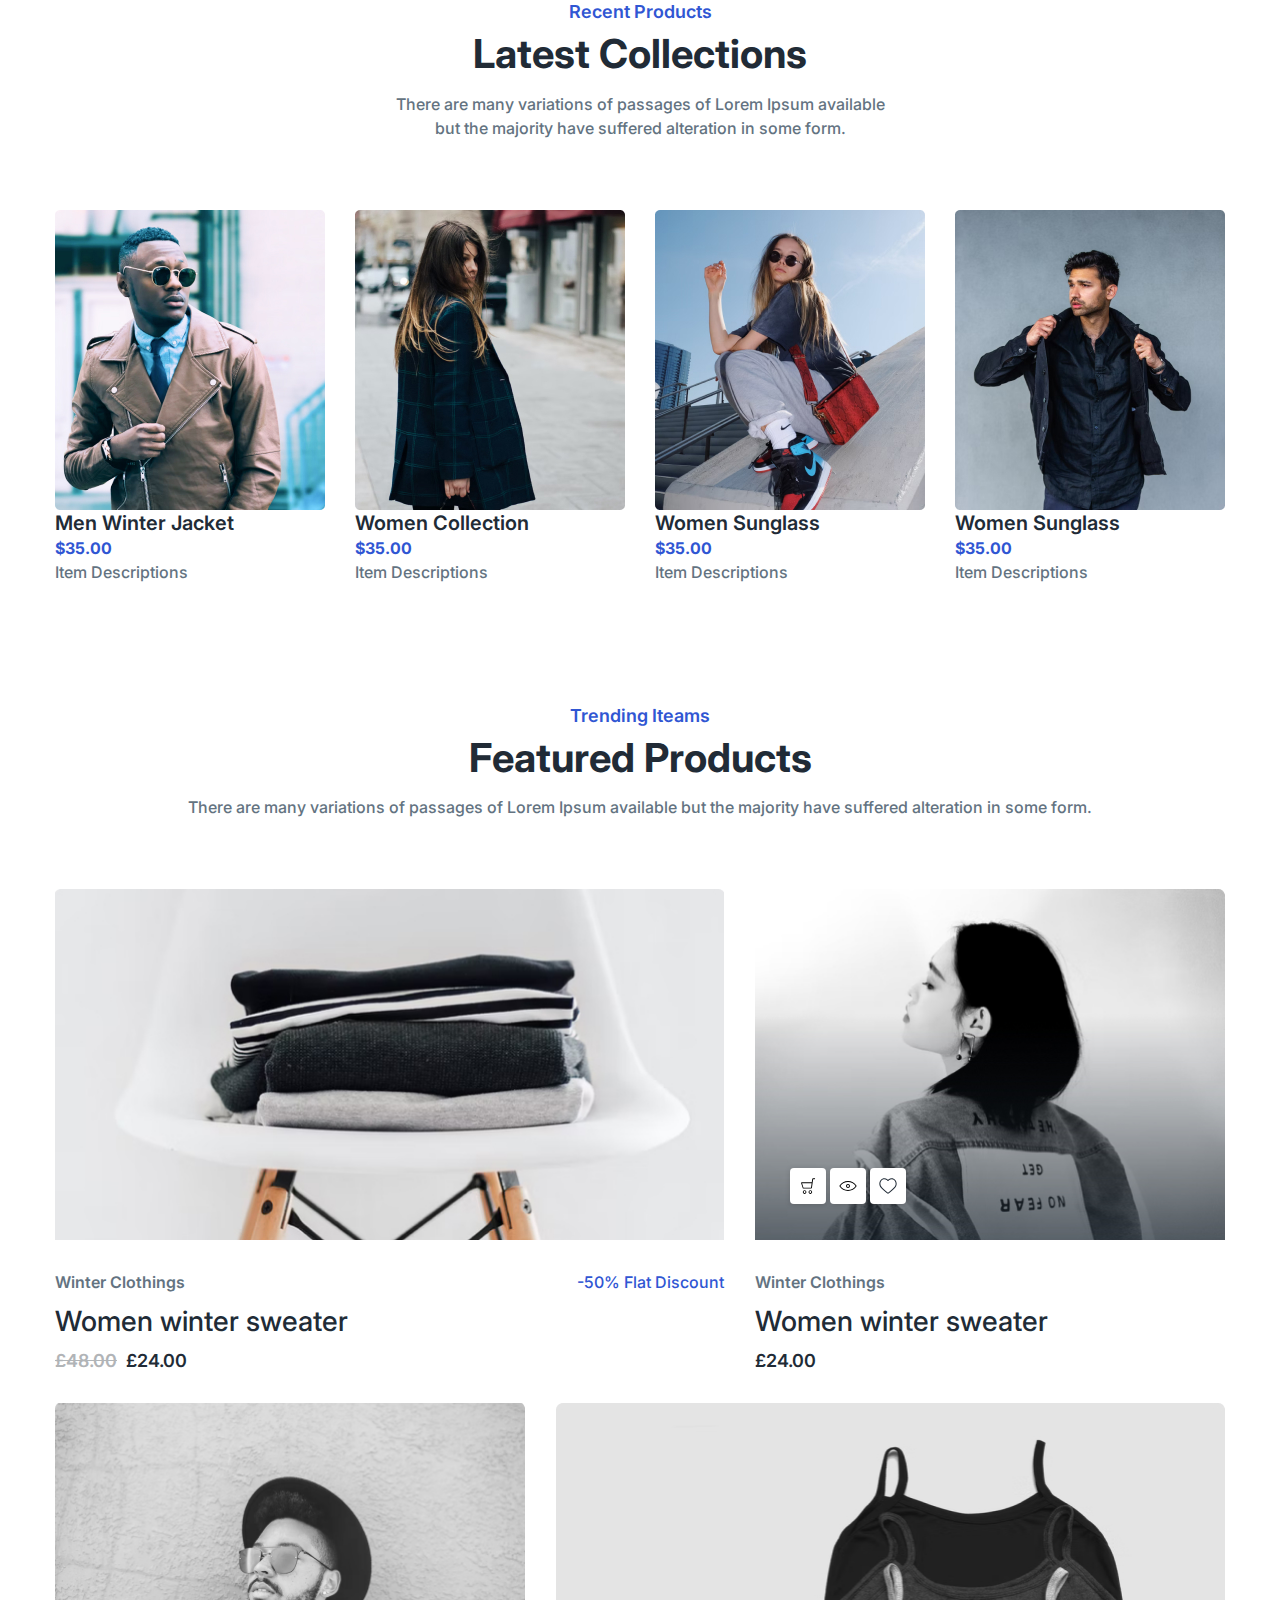
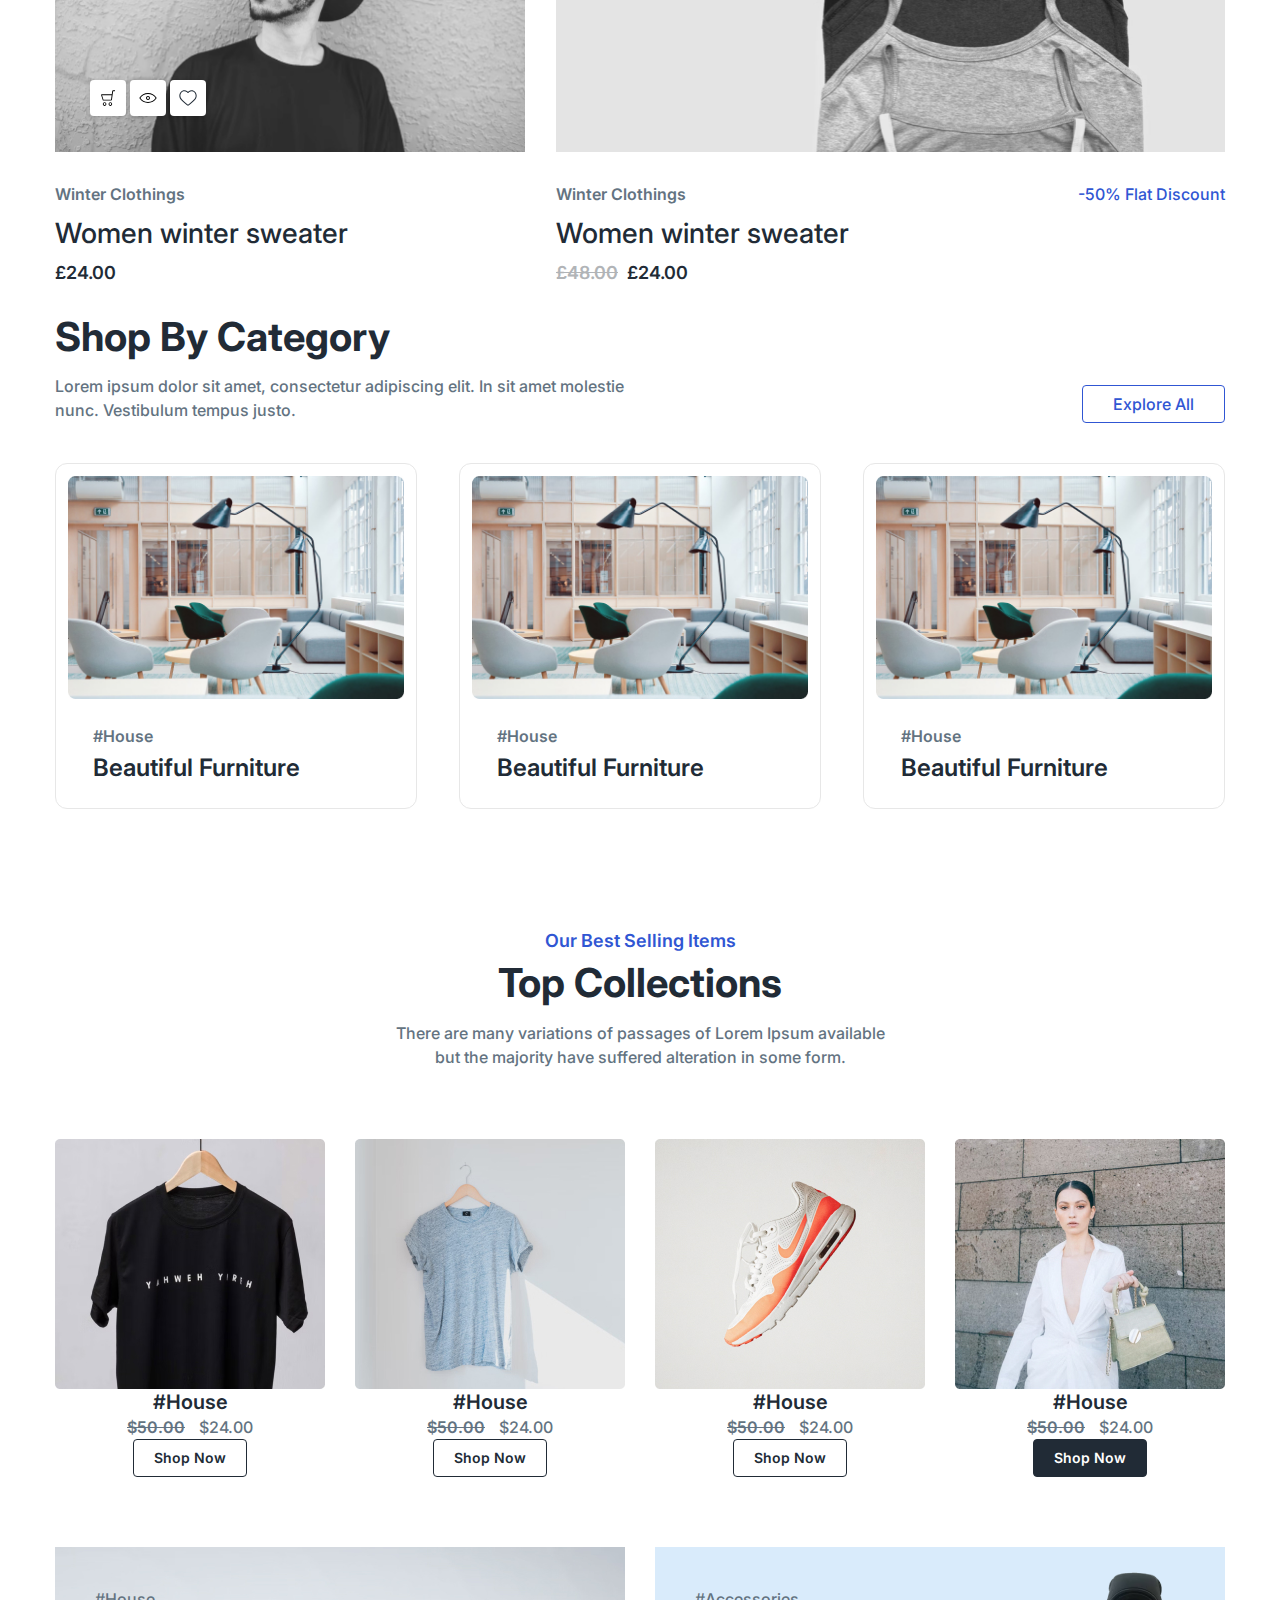
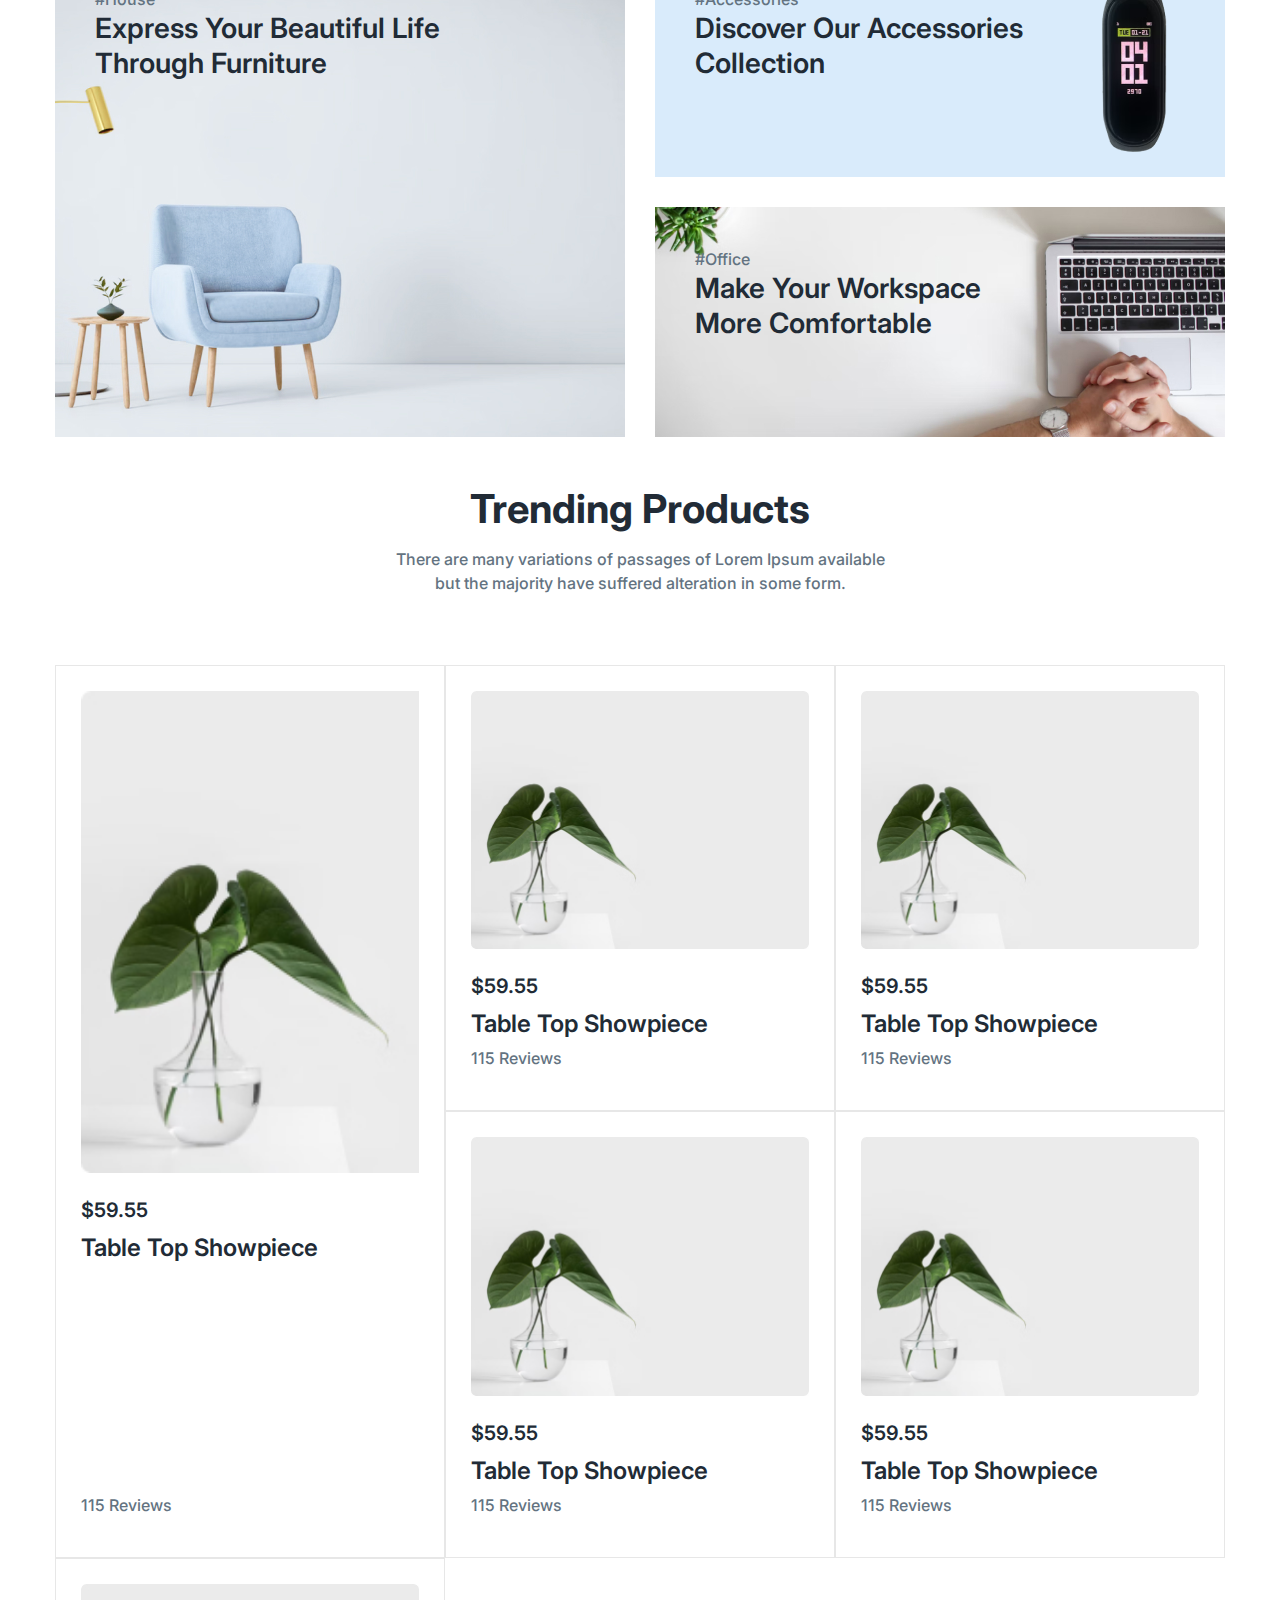
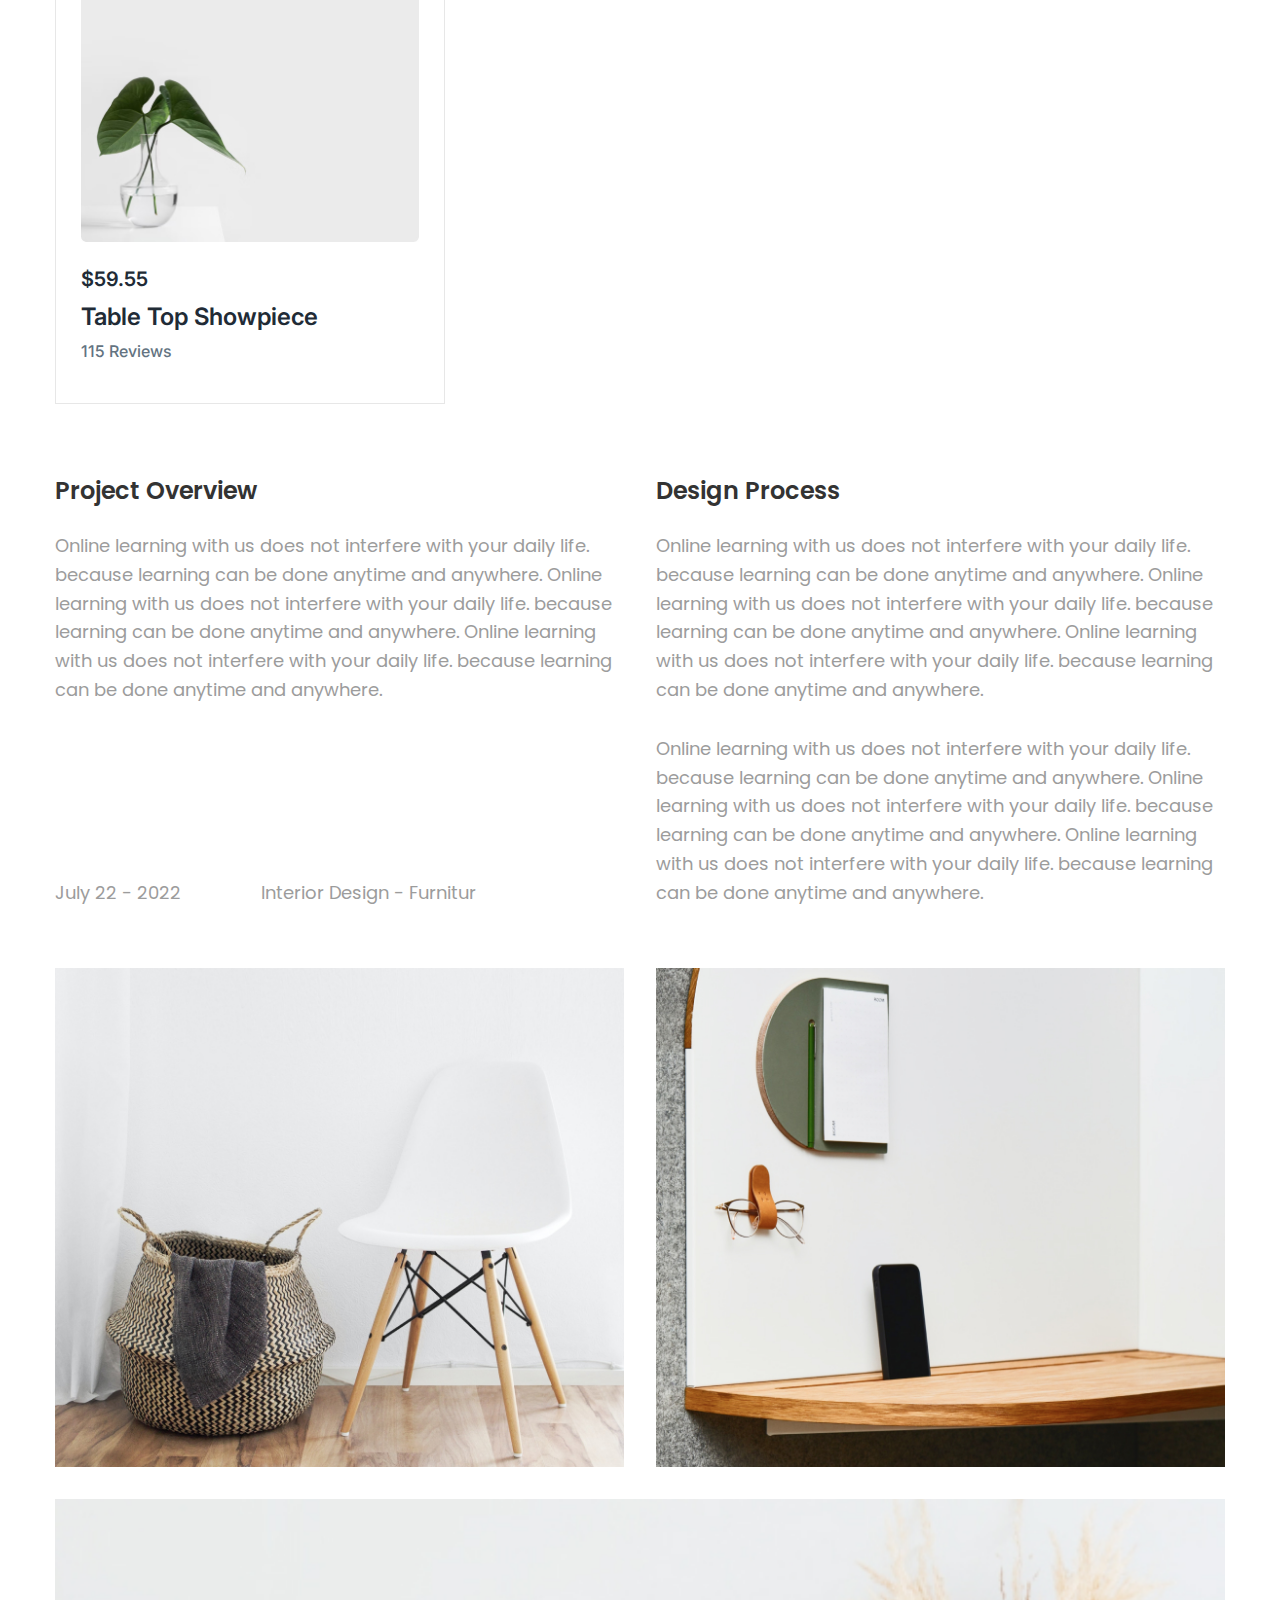
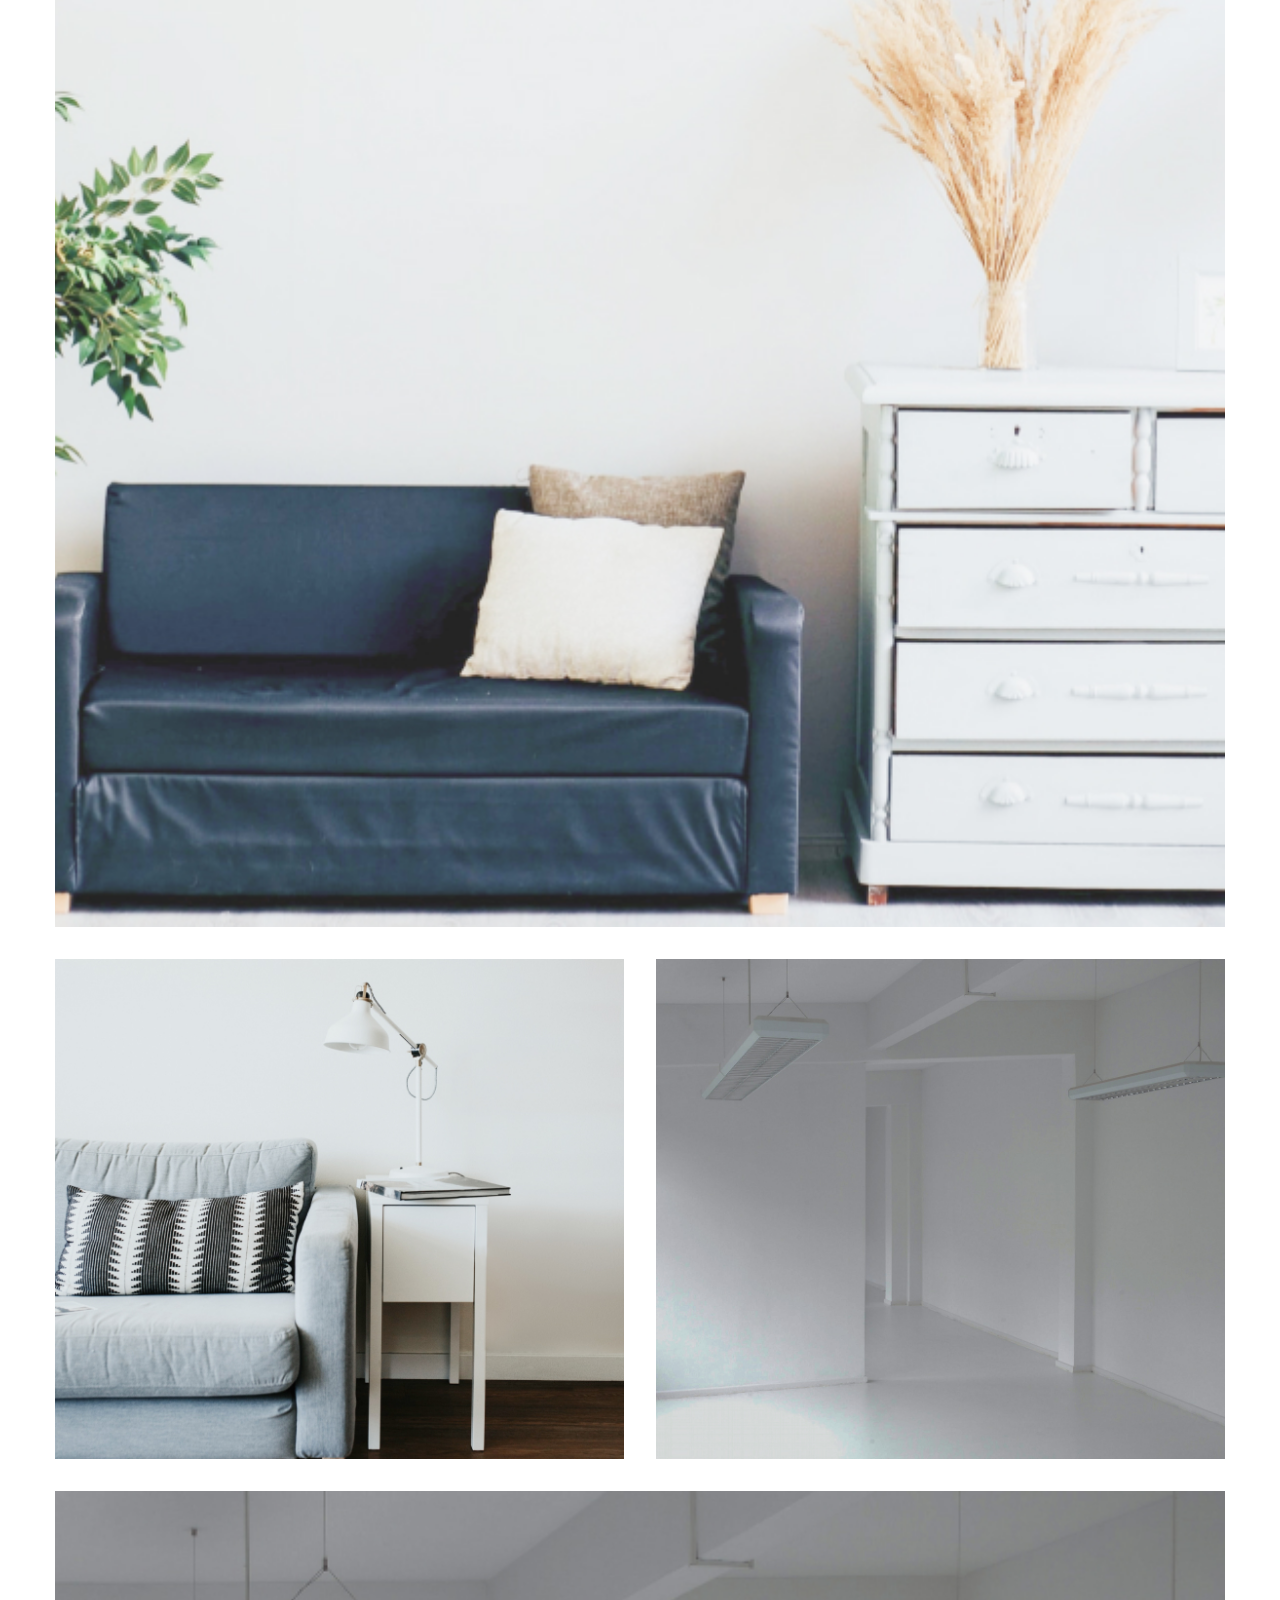
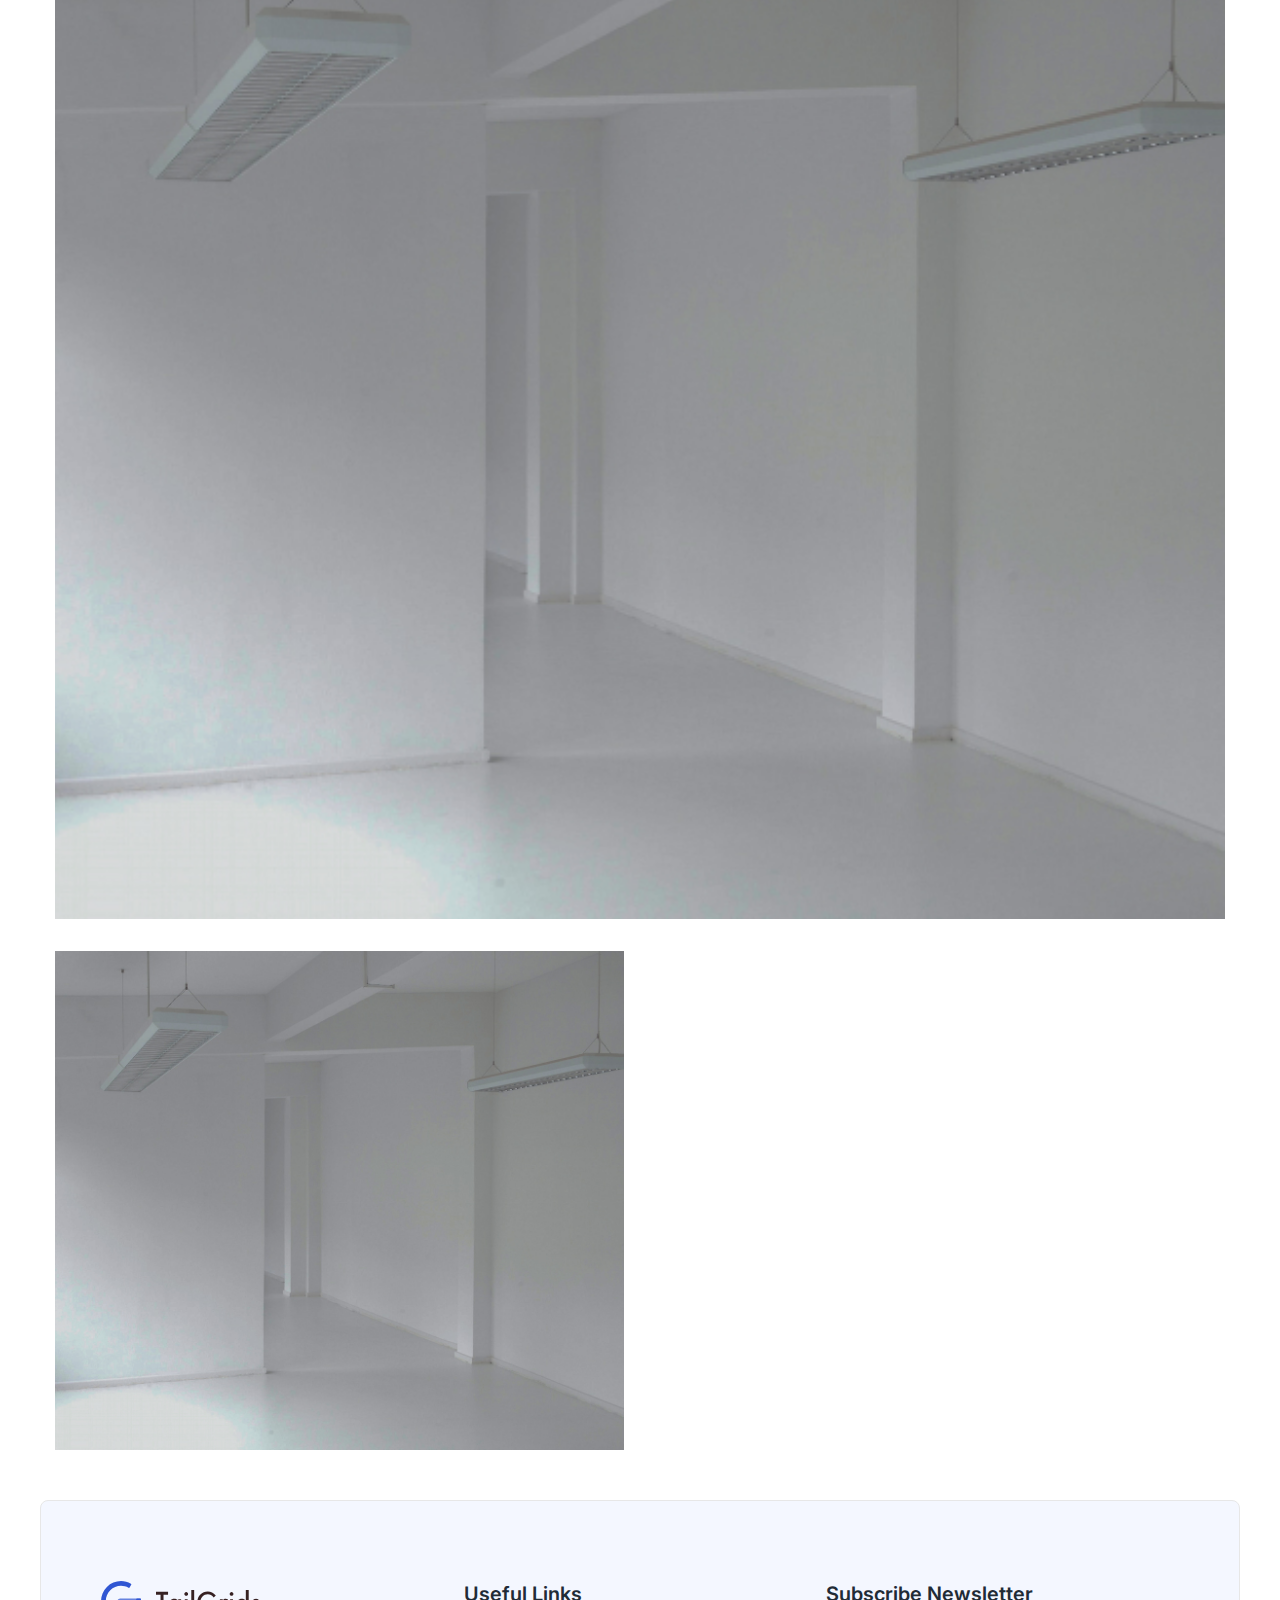
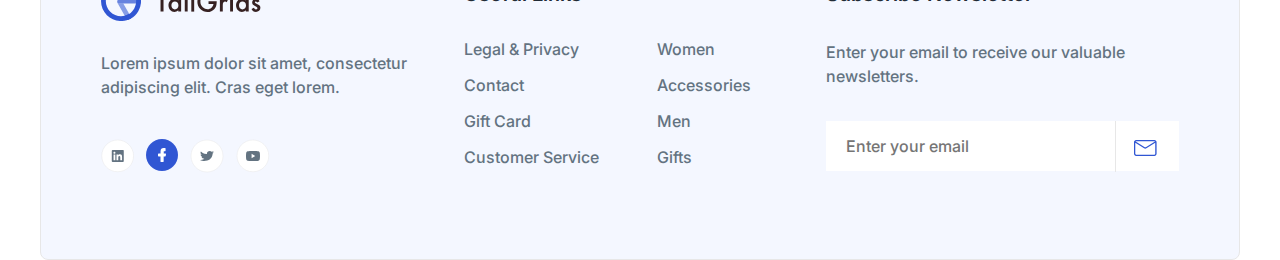
<file: index.html>
<!DOCTYPE html>
<html lang="en">
   <head>
      <meta charset="UTF-8" />
      <meta name="viewport" content="width=device-width, initial-scale=1.0" />
      <title>lesson18</title>
      <link rel="stylesheet" href="css/style.css" />
      <link rel="stylesheet" href="css/common.css" />
      <link rel="stylesheet" href="common.html" />
   </head>
   <body>
      <div class="wrapper">
         <header class="header">
         </header>

         <main class="main">
				<div class="homepage">
					<div class="homepage__container">

						<div class="homepage__header header-homepage none">
							<div class="header-homepage__name">Recent Products</div>
							<h2 class="header-homepage__title title">Latest Collections</h2>
							<div class="header-homepage__text">There are many variations of passages of Lorem Ipsum available <br>
								but the majority have suffered alteration in some form.</div>
						</div>
						
						<div class="homepage__galery galery-homepage none">
							
							<div class="galery-homepage__card card-galery-homepage">
								<div class="card-galery-homepage__image">
									<img src="img/main1/01.jpg" alt="image">
								</div>
								<div class="card-galery-homepage__praise praise-card-galery">
									<a href="#" class="praise-card-galery__clothes">Men Winter Jacket</a>
									<a href="#" class="praise-card-galery__cost">$35.00</a>
									<a href="#" class="praise-card-galery__authore">Item Descriptions</a>
								</div>
								
							</div>
							<div class="galery-homepage__card card-galery-homepage">
								<div class="card-galery-homepage__image">
									<img src="img/main1/02.jpg" alt="image">
								</div>
								<div class="card-galery-homepage__praise praise-card-galery">
									<a href="#" class="praise-card-galery__clothes">Women Collection</a>
									<a href="#" class="praise-card-galery__cost">$35.00</a>
									<a href="#" class="praise-card-galery__authore">Item Descriptions</a>
								</div>
								
							</div>
							<div class="galery-homepage__card card-galery-homepage">
								<div class="card-galery-homepage__image">
									<img src="img/main1/03.jpg" alt="image">
								</div>
								<div class="card-galery-homepage__praise praise-card-galery">
									<a href="#" class="praise-card-galery__clothes">Women Sunglass</a>
									<a href="#" class="praise-card-galery__cost">$35.00 </a>
									<a href="#" class="praise-card-galery__authore">Item Descriptions</a>
								</div>
								
							</div>
							<div class="galery-homepage__card card-galery-homepage">
								<div class="card-galery-homepage__image">
									<img src="img/main1/04.jpg" alt="image">
								</div>
								<div class="card-galery-homepage__praise praise-card-galery">
									<a href="#" class="praise-card-galery__clothes">Women Sunglass</a>
									<a href="#" class="praise-card-galery__cost">$35.00</a>
									<a href="#" class="praise-card-galery__authore">Item Descriptions</a>
								</div>
								
							</div>
						</div>

						<div class="homepage__header header-homepage none">
							<div class="header-homepage__name">Trending Iteams</div>
							<h2 class="header-homepage__title title">Featured Products</h2>
							<div class="header-homepage__text">There are many variations of passages of Lorem Ipsum available
								but the majority have suffered alteration in some form.</div>
						</div>
						
						<div class="products__galery none">

							<div class="products__card">
								<div class="products__image">
									<img src="img/main1/05.jpg" alt="image">
								</div>
								<div class="products__box box-products">
									<div class="box-products__name">Winter Clothings</div>
									<div class="box-products__sale">-50% Flat Discount</div>
								</div>
								<h2 class="products__title">Women winter sweater</h2>
								<div class="products__praise praise-products">
									<span class="praise-products__span">£48.00</span>
									<a href="" class="praise-products__cost">£24.00</a>
								</div>
							</div>

							<div class="products__card">
								<div class="products__image2">
									<img src="img/main1/06.jpg" alt="image">
									<a href="#" class="products__im-icons1">
										<img src="img/icons/01.svg" alt="image">
									</a>
									<a href="#" class="products__im-icons2">
										<img src="img/icons/02.svg" alt="image">
									</a>
									<a href="#" class="products__im-icons3">
										<img src="img/icons/03.svg" alt="image">
									</a>
								</div>
								<div class="products__box box-products">
									<div class="box-products__name">Winter Clothings</div>
								</div>
								<h2 class="products__title">Women winter sweater</h2>
								<div class="products__praise praise-products">
									
									<a href="" class="praise-products__cost">£24.00</a>
								</div>
							</div>

						</div>
						<div class="products__galery2 none">
							<div class="products__card">
								<div class="products__image">
									<img src="img/main1/07.jpg" alt="image">
									<a href="#" class="products__im-icons1">
										<img src="img/icons/01.svg" alt="image">
									</a>
									<a href="#" class="products__im-icons2">
										<img src="img/icons/02.svg" alt="image">
									</a>
									<a href="#" class="products__im-icons3">
										<img src="img/icons/03.svg" alt="image">
									</a>
								</div>
								<div class="products__box box-products">
									<div class="box-products__name">Winter Clothings</div>
								</div>
								<h2 class="products__title">Women winter sweater</h2>
								<div class="products__praise praise-products">
									
									<a href="" class="praise-products__cost">£24.00</a>
								</div>
							</div>
							<div class="products__card">
								<div class="products__image">
									<img src="img/main1/08.jpg" alt="image">
								</div>
								<div class="products__box box-products">
									<div class="box-products__name">Winter Clothings</div>
									<div class="box-products__sale">-50% Flat Discount</div>
								</div>
								<h2 class="products__title">Women winter sweater</h2>
								<div class="products__praise praise-products">
									<span class="praise-products__span">£48.00</span>
									<a href="" class="praise-products__cost">£24.00</a>
								</div>
							</div>
						</div>

						<div class="shop none">
							<h2 class="shop__title title">Shop By Category</h2>
							<div class="shop__text">Lorem ipsum dolor sit amet, consectetur adipiscing elit. In sit amet
								molestie nunc. Vestibulum tempus justo.</div>
							<button class="shop__button button">Explore All</button>
						</div>

						<div class="shop__galery none">
							<div class="shop__card card-shop">
								<div class="card-shop__image">
									<img src="img/main1/09.jpg" alt="image">
								</div>
								<div class="card-shop__box box-shop">
									<div class="box-shop__dorder">
										<div class="box-shop__name">#House</div>
										<h3 class="box-shop__title">Beautiful Furniture</h3>
									</div>
								</div>
							</div>
							<div class="shop__card card-shop">
								<div class="card-shop__image">
									<img src="img/main1/09.jpg" alt="image">
								</div>
								<div class="card-shop__box box-shop">
									<div class="box-shop__dorder">
										<div class="box-shop__name">#House</div>
										<h3 class="box-shop__title">Beautiful Furniture</h3>
									</div>
								</div>
							</div>
							<div class="shop__card card-shop">
								<div class="card-shop__image">
									<img src="img/main1/09.jpg" alt="image">
								</div>
								<div class="card-shop__box box-shop">
									<div class="box-shop__dorder">
										<div class="box-shop__name">#House</div>
										<h3 class="box-shop__title">Beautiful Furniture</h3>
									</div>
								</div>
							</div>
						</div>

						<div class="homepage__header header-homepage none ">
							<div class="header-homepage__name">Our Best Selling Items</div>
							<h2 class="header-homepage__title title">Top Collections</h2>
							<div class="header-homepage__text">There are many variations of passages of Lorem Ipsum available <br>
								but the majority have suffered alteration in some form.</div>
						</div>
						<div class="top__galery none">
							<div class="top__card card-top">
								<div class="card-top__image">
									<img src="img/main1/12.jpg" alt="image">
								</div>
								<div class="card-top__box box-top-card">
									<div class="box-top-card__name">#House</div>
									<div class="box-top-card__praise">
										<span>$50.00</span>
										<a href="#">$24.00</a>
									</div>
									<button class="box-top-card__button">Shop Now</button>
								</div>
							</div>
							<div class="top__card card-top">
								<div class="card-top__image">
									<img src="img/main1/13.jpg" alt="image">
								</div>
								<div class="card-top__box box-top-card">
									<div class="box-top-card__name">#House</div>
									<div class="box-top-card__praise">
										<span>$50.00</span>
										<a href="#">$24.00</a>
									</div>
									<button class="box-top-card__button">Shop Now</button>
								</div>
							</div>
							<div class="top__card card-top">
								<div class="card-top__image">
									<img src="img/main1/14.jpg" alt="image">
								</div>
								<div class="card-top__box box-top-card">
									<div class="box-top-card__name">#House</div>
									<div class="box-top-card__praise">
										<span>$50.00</span>
										<a href="#">$24.00</a>
									</div>
									<button class="box-top-card__button">Shop Now</button>
								</div>
							</div>
							<div class="top__card card-top">
								<div class="card-top__image">
									<img src="img/main1/15.jpg" alt="image">
								</div>
								<div class="card-top__box box-top-card">
									<div class="box-top-card__name">#House</div>
									<div class="box-top-card__praise">
										<span>$50.00</span>
										<a href="#">$24.00</a>
									</div>
									<button class="box-top-card__button box-top-card__button_black">Shop Now</button>
								</div>
							</div>
						</div>
							<!-- 2page----------------------------- -->
							<!-- 2page----------------------------- -->
							<!-- 2page----------------------------- -->
			
						
						<div class="second-page">
							<div class="second-page__header header-second-page none">

								<div class="header-second-page__card card-header-second-page">
									<div class="card-header-second-page__content content-card-header-second-page">
										<div class="content-card-header-second-page__name">#House</div>
										<h2 class="content-card-header-second-page__title title2">Express Your Beautiful Life <br>
											Through Furniture</h2>
									</div>
									<div class="card-header-second-page__image">
										<img src="img/main2/01.jpg" alt="image">
									</div>
								</div>
								<div class="header-second-page__card card-header-second-page card-header-second-page_bgc">
									<div class="card-header-second-page__content content-card-header-second-page">
										<div class="content-card-header-second-page__name">#Accessories</div>
										<h2 class="content-card-header-second-page__title title2">Discover Our Accessories Collection</h2>
									</div>
									<div class="card-header-second-page__image2">
										<img src="img/main2/02.png" alt="image">
									</div>
								</div>
								<div class="header-second-page__card card-header-second-page">
									<div class="card-header-second-page__content content-card-header-second-page">
										<div class="content-card-header-second-page__name">#Office</div>
										<h2 class="content-card-header-second-page__title title2">Make Your Workspace <br> More Comfortable</h2>
									</div>
									<div class="card-header-second-page__image">
										<img src="img/main2/03.jpg" alt="image">
									</div>
								</div>
							</div>
							<div class="second-page__center center-second-page none">
								<div class="homepage__header header-homepage">
									<h2 class="header-homepage__title title">Trending Products</h2>
									<div class="header-homepage__text">There are many variations of passages of Lorem Ipsum available <br>
										but the majority have suffered alteration in some form.</div>
								</div>
								
								<div class="center-second-page__galery galery-center-second-page none">
									<div class="galery-center-second-page__card card-galery-center-second-page">
										<div class="card-galery-center-second-page__image">
											<img src="img/main2/07.jpg" alt="image">
										</div>
										<div class="card-galery-center-second-page__contant contant-card-galery-center-second-page">
											<div class="contant-card-galery-center-second-page__cost">$59.55</div>
											<h3 class="contant-card-galery-center-second-page__title">Table Top Showpiece</h3>
											<div class="contant-card-galery-center-second-page__stars">115 Reviews</div>
										</div>
									</div>
									<div class="galery-center-second-page__card card-galery-center-second-page">
										<div class="card-galery-center-second-page__image">
											<img src="img/main2/07.jpg" alt="image">
										</div>
										<div class="card-galery-center-second-page__contant contant-card-galery-center-second-page">
											<div class="contant-card-galery-center-second-page__cost">$59.55</div>
											<h3 class="contant-card-galery-center-second-page__title">Table Top Showpiece</h3>
											<div class="contant-card-galery-center-second-page__stars">115 Reviews</div>
										</div>
									</div>
									<div class="galery-center-second-page__card card-galery-center-second-page">
										<div class="card-galery-center-second-page__image">
											<img src="img/main2/07.jpg" alt="image">
										</div>
										<div class="card-galery-center-second-page__contant contant-card-galery-center-second-page">
											<div class="contant-card-galery-center-second-page__cost">$59.55</div>
											<h3 class="contant-card-galery-center-second-page__title">Table Top Showpiece</h3>
											<div class="contant-card-galery-center-second-page__stars">115 Reviews</div>
										</div>
									</div>
									<div class="galery-center-second-page__card card-galery-center-second-page">
										<div class="card-galery-center-second-page__image">
											<img src="img/main2/07.jpg" alt="image">
										</div>
										<div class="card-galery-center-second-page__contant contant-card-galery-center-second-page">
											<div class="contant-card-galery-center-second-page__cost">$59.55</div>
											<h3 class="contant-card-galery-center-second-page__title">Table Top Showpiece</h3>
											<div class="contant-card-galery-center-second-page__stars">115 Reviews</div>
										</div>
									</div>
									<div class="galery-center-second-page__card card-galery-center-second-page">
										<div class="card-galery-center-second-page__image">
											<img src="img/main2/07.jpg" alt="image">
										</div>
										<div class="card-galery-center-second-page__contant contant-card-galery-center-second-page">
											<div class="contant-card-galery-center-second-page__cost">$59.55</div>
											<h3 class="contant-card-galery-center-second-page__title">Table Top Showpiece</h3>
											<div class="contant-card-galery-center-second-page__stars">115 Reviews</div>
										</div>
									</div>
									<div class="galery-center-second-page__card card-galery-center-second-page">
										<div class="card-galery-center-second-page__image">
											<img src="img/main2/07.jpg" alt="image">
										</div>
										<div class="card-galery-center-second-page__contant contant-card-galery-center-second-page">
											<div class="contant-card-galery-center-second-page__cost">$59.55</div>
											<h3 class="contant-card-galery-center-second-page__title">Table Top Showpiece</h3>
											<div class="contant-card-galery-center-second-page__stars">115 Reviews</div>
										</div>
									</div>
								</div>
							</div><!-- second-page__center center-second-page-->
						</div>   <!-- second-page-->

						<div class="third-page">
							<div class="third-page__header header-third-page none">
								<div class="header-third-page__contant contant-header-third-page">
									<h2 class="contant-header-third-page__title">Project Overview</h2>
									<div class="contant-header-third-page__text">
										<p>Online learning with us does not interfere with your daily life. because learning can be done anytime and anywhere. Online learning with us does not interfere with your daily life. because learning can be done anytime and anywhere. Online learning with us does not interfere with your daily life. because learning can be done anytime and anywhere. </p>
									</div>
									<div>
										<div class="contant-header-third-page__date">July 22 - 2022</div>
										<div class="contant-header-third-page__autorgaph">Interior Design - Furnitur</div>
									</div>
								</div>
								<div class="header-third-page__contant contant-header-third-page">
									<h2 class="contant-header-third-page__title">Design Process</h2>
									<div class="contant-header-third-page__text">
										<p>Online learning with us does not interfere with your daily life. because learning can be done anytime and anywhere. Online learning with us does not interfere with your daily life. because learning can be done anytime and anywhere. Online learning with us does not interfere with your daily life. because learning can be done anytime and anywhere. </p>
										<p>Online learning with us does not interfere with your daily life. because learning can be done anytime and anywhere. Online learning with us does not interfere with your daily life. because learning can be done anytime and anywhere. Online learning with us does not interfere with your daily life. because learning can be done anytime and anywhere. </p>
									</div>
								</div>
							</div>

							<div class="third-page__galery galery-third-page">
								<div class="galery-third-page__image">
									<img src="img/main3/01.jpg" alt="">
								</div>
								<div class="galery-third-page__image">
									<img src="img/main3/02.jpg" alt="">
								</div>
								<div class="galery-third-page__image">
									<img src="img/main3/03.jpg" alt="">
								</div>
								<div class="galery-third-page__image">
									<img src="img/main3/04.jpg" alt="">
								</div>
								<div class="galery-third-page__image">
									<img src="img/main3/05.jpg" alt="">
								</div>
								<div class="galery-third-page__image">
									<img src="img/main3/05.jpg" alt="">
								</div>
								<div class="galery-third-page__image">
									<img src="img/main3/05.jpg" alt="">
								</div>
							</div>
						</div>
						
					</div><!-- homepage__container-->
				</div><!-- homepage-->
			</main>

         <footer class="footer none">
				<div class="footer__container"> 
					<div class="footer__box box-footer">
						<div class="box-footer__top top-box-footer">
							<!-- left -->
							<div class="top-box-footer__left left-top-box-footer">
								<div class="left-top-box-footer__logo">
									<img src="img/icons/Logo.svg" alt="logo">
								</div>
								<div class="left-top-box-footer__text">Lorem ipsum dolor sit amet, consectetur adipiscing elit. Cras eget lorem.</div>
								<div class="left-top-box-footer__icons">
									<a href="#"><img src="img/icons/behanch.svg" alt="image"></a>
									<a href="#"><img src="img/icons/facebook.svg" alt="image"></a>
									<a href="#"><img src="img/icons/twitter.svg" alt="image"></a>
									<a href="#"><img src="img/icons/youtube.svg" alt="image"></a>
								</div>
							</div>
							<!-- left end-->
							<!-- middle -->
							<div class="top-box-footer__midlle midlle-top-box-footer">
								<h2 class="midlle-top-box-footer__title">Useful Links</h2>
								<div class="midlle-top-box-footer__contant contant-midlle-top-box-footer">
									<a href="#">Legal & Privacy</a>
									<a href="#">Women</a>
									<a href="#">Contact</a>
									<a href="#">Accessories</a>
									<a href="#">Gift Card</a>
									<a href="#">Men</a>
									<a href="#">Customer Service</a>
									<a href="#">Gifts</a>
								</div>
								
							</div>
							<!-- middle end-->
							<!--  right-->
							<div class="top-box-footer__right right-top-box-footer">
								<h2 class="right-top-box-footer__title">Subscribe Newsletter</h2>
								<div class="right-top-box-footer__text">Enter your email to receive our valuable newsletters.
								</div>
								<label for="email" class="right-top-box-footer__label">
									<input id="email" class="right-top-box-footer__input" placeholder="Enter your email" required type="email">
								</label>
							</div> 
						</div>
						<!-- right end-->
					</div> 
				</div>
			</footer>
      </div>
   </body>
</html>
</file>
<file: css/common.css>
.title {
   font-weight: 700;
   font-size: 40px;
   line-height: 1.12;
   text-transform: capitalize;
   color: #212b36;
}
.title:hover {
}
/* .none{
	display: none;
}     */
/* normal */
.title2 {
   font-weight: 600;
   font-size: 28px;
   line-height: 1.25;
   color: #212b36;
}
/* obset */
.title3 {
   font-weight: 700;
   font-size: 40px;
   line-height: 1.12;
   text-transform: capitalize;
   color: #212b36;
}
/* small */
.title4 {
   font-weight: 600;
   font-size: 20px;
   line-height: 1.3;
   color: #212b36;
}
</file>
<file: css/style.css>
@import url("reset.css");
@import url(https://fonts.googleapis.com/css?family=Inter:regular,500,600,700&display=swap);
@import url(https://fonts.googleapis.com/css?family=Poppins:100,100italic,200,200italic,300,300italic,regular,italic,500,500italic,600,600italic,700,700italic,800,800italic,900,900italic);
.wrapper {
   overflow: clip;
   min-height: 100%;
   display: flex;
   flex-direction: column;
   font-weight: 500;
   font-size: 16px;
   line-height: 1.5;
   font-family: "Inter", serif;
   color: #637381;
}

.wrapper > main {
   flex-grow: 1;
}

[class*="__container"] {
   max-width: 1200px;
   margin: 0 auto;
   padding: 0px 15px;
	
}

@media (any-hover: hover) {}

.homepage {
}
.homepage__container {
}
.header-homepage {
	display: grid;
	grid-row-gap: 0px;
	text-align: center;
	margin-bottom: 70px;
}
.header-homepage__name {
	font-weight: 600;
font-size: 18px;
line-height: 1.33;
color: #3056D3;
	&:not(:last-child){
		margin-bottom: 8px;
	}
}
.header-homepage__title {
	margin-bottom: 15px;
}
.header-homepage__text:not(:last-child) {
margin-bottom: 10px;
}


.galery-homepage {
	display: grid;
	grid-template: 1fr/ repeat(auto-fit, minmax(250px, 1fr));
	grid-gap: 30px;
	grid-auto-rows: 1fr;
	margin-bottom: 120px;
}

.card-galery-homepage {
	display: grid;
	
}
.card-galery-homepage__image {
	position: relative;
	padding-bottom: 111.111111%; /* 300/270 */

		& img{
			position: absolute;
			top: 0;
			left: 0;
			width: 100%;
			height: 100%;
			object-fit: cover;
		}
}

.praise-card-galery {
display: grid;
	
}

.praise-card-galery__clothes {
	font-weight: 600;
font-size: 20px;
line-height: 1.3;
color: #212B36;
}
.praise-card-galery__cost {
	font-weight: 700;
font-size: 16px;
line-height: 1.5;
color: #3056D3;
}
.praise-card-galery__authore {
	font-weight: 500;
font-size: 16px;
line-height: 1.5;
color: #637381;
}

img{
	max-width: 100%;
}

.products__galery {
	display: grid;
	grid-template: 1fr/ 1fr 40.17094%; /* 470/1170 */
	gap: 31px;
	margin-bottom: 30px;

		& div:nth-child(1){
			
		}
}
.products__galery2{
	display: grid;
	grid-template: 1fr/ 40.17094% 1fr; /* 470/1170 */
	gap: 31px;
	margin-bottom: 30px;
}
.products__card {
	display: grid;
	grid-template: 1fr auto auto auto/1fr;
}
.products__image {
	position: relative;
	padding-bottom: 52.245509%; /* 349/668 */
	margin-bottom: 30px;
		& >img{
			position: absolute;
			top: 0;
			left: 0;
			width: 100%;
			height: 100%;
			object-fit: cover;
		}
}
.products__image2{
	position: relative;
	padding-bottom: 74.57265%; /* 349/468 */
	margin-bottom: 30px;
		& >img{
			position: absolute;
			top: 0;
			left: 0;
			width: 100%;
			height: 100%;
			object-fit: cover;
		}
}
.products__im-icons1{
	position: absolute;
	bottom: 30px;
	left: 30px;
	
}
.products__im-icons2{
		position: absolute;
		bottom: 30px;
		left: 70px;
	}
.products__im-icons3{
		position: absolute;
		bottom: 30px;
		left: 110px;
	}


.box-products {
	display: grid;
	grid-auto-flow: column;
	justify-content: space-between;
	margin-bottom: 10px;
}
.box-products__name {
	font-weight: 600;
color: #637381;
}
.box-products__sale {
	color: #3056D3;
}
.products__title {
	margin-bottom: 10px;
	font-size: 28px;
line-height: 1.25;

color: #212B36;
}

.praise-products {
}
.praise-products__span {
	font-weight: 600;
font-size: 18px;
line-height: 1.33;
text-decoration: line-through;
margin-right: 5px;


color: #B1B4B7;
}
.praise-products__cost {
	font-weight: 600;
font-size: 18px;
line-height: 1.33;

color: #212B36;
}

.shop {
	display: grid;
	grid-template: 1fr 1fr/1fr 1fr;
	margin-bottom: 30px;
}
.shop__title {
	grid-column: span 2;
	margin-bottom: 14px;
}
.shop__text {
}
.shop__button {
	justify-self: end;
	align-self: end;
	padding: 8px 30px;
	border: 1px solid #3056D3;
	border-radius: 4px;
	color: #3056D3;
	transform: translate(0px, -10px);
}

.shop__galery {
	display: grid;
	grid-template: 1fr/repeat(auto-fit, minmax(270px,1fr));
	column-gap: 42px;
	row-gap: 20px;
	margin-bottom: 120px;

}

.card-shop {
	display: grid;
	grid-template: 1fr auto/1fr;
	padding: 12px 12px 0px 12px;
	background-color: #FFFFFF;
	border: 1px solid #E7E7E7;
	border-radius: 12px;
	
}
.card-shop__image {
	position: relative;
	padding-bottom: 66.473988%; /* 230/346 */

		& img{
			position: absolute;
			top: 0;
			left: 0;
			width: 100%;
			height: 100%;
			object-fit: cover;
		}
}
.card-shop__box {
	padding: 25px 0px 25px 25px;
}
.box-shop {
}
.box-shop__dorder {
}
.box-shop__name {
	margin-bottom: 5px;
	font-weight: 600;
font-size: 16px;
line-height: 1.5;
color: #637381;
}
.box-shop__title {
	font-weight: 600;
font-size: 24px;
line-height: 1.25;

color: #212B36;
}

.top__galery {
	display: grid;
	grid-template: 1fr/repeat(auto-fit, minmax(200px,1fr));
	column-gap: 30px;
	row-gap: 20px;
	margin-bottom: 70px;
}

.card-top {
	display: grid;
	grid-template: 1fr auto/1fr;
}
.card-top__image {
	position: relative;
	padding-bottom: 92.592593%; /* 250/270 */

		& img{
			position: absolute;
			top: 0;
			left: 0;
			width: 100%;
			height: 100%;
			object-fit: cover;
		}
}

.box-top-card {
	display: grid;
	grid-template: 1fr auto auto/1fr;
	justify-items: center;
}
.box-top-card__name {
	font-weight: 600;
font-size: 20px;
line-height: 1.3;
color: #212B36;
}
.box-top-card__praise span {
	font-weight: 600;
font-size: 16px;
line-height: 1.5;
color: #637381;
text-decoration: line-through;
margin-right: 10px;
}
.box-top-card__button {
	padding: 8px 20px;
	border: 1px solid #212B36;
border-radius: 4px;
font-weight: 600;
font-size: 14px;
line-height: 20px;
color: #212B36;
transition: all .3s;
}
.box-top-card__button_black {
	background: #212B36;
	color: #FFFFFF;
}


/* footer */

.footer {
	margin-top: 50px;
}
.footer__container {
	padding: 80px 60px 86px 60px;
	background-color: #F4F7FF;
border: 1px solid #E7E7E7;
border-radius: 8px;
}

.box-footer {
}

.top-box-footer {
	display: grid;
	grid-template: auto/repeat(auto-fit, minmax(250px,1fr));
	column-gap: 10px;
	row-gap: 30px;
}
.left-top-box-footer {
}
.left-top-box-footer__logo {
	margin-bottom: 30px;
}
.left-top-box-footer__text:not(:last-child) {
	margin-bottom: 40px;
}
.left-top-box-footer__icons {
	display: grid;
	grid-template-columns: repeat(4,auto);
	justify-content: start;
	gap: 12px;
}

/* middle  */

.midlle-top-box-footer {

}
.midlle-top-box-footer__title {
	font-weight: 600;
font-size: 20px;
line-height: 1.3;
color: #212B36;
	margin-bottom: 30px;
}

.contant-midlle-top-box-footer {
	display:grid;
	grid-template: 1fr/repeat(auto-fit, minmax(120px,1fr));
	justify-content: start;
	column-gap: 35px;
	row-gap: 12px;
}


/* right */

.right-top-box-footer {
	display: grid;
}
.right-top-box-footer__title {
	font-weight: 600;
	font-size: 20px;
	line-height: 1.3;
	color: #212B36;
		margin-bottom: 30px;
}
.right-top-box-footer__text {
	margin-bottom: 30px;
}
.right-top-box-footer__label{
	position: relative;
	max-width: 100%;
	&::after{
		content: "";
		position: absolute;
		top: 19px;
		right: 20px;
		width: 25px;
		height: 17px;
		background: url(../img/icons/Envelope.svg) 0 0 no-repeat;
	}
	&::before{
		content: "";
		position: absolute;
		top: 0;
		right: 63px;
		width: 1px;
		height: 51px;
		background-color: #E7E7E7;
		z-index: 0;
	}
}
.right-top-box-footer__input{
	padding: 15px 20px;
	width: 100%;
}



/* 2 main------------------------------- */
/* 2 main------------------------------- */
/* 2 main------------------------------- */
/* 2 main------------------------------- */
/* 2 main------------------------------- */


.second-page {
}
.second-page__header{
	margin-bottom: 50px;
}
.header-second-page {
	display: grid;
	grid-template-columns:repeat(auto-fit,minmax(400px, 1fr)) ;
	gap: 30px;
	& div:nth-child(1){
		grid-row: span 2;
	} 
}

.card-header-second-page {
	position: relative;
	
	min-height: 230px; 
}
.card-header-second-page__content{
	padding: 40px 0px 0px 40px;
}
.content-card-header-second-page {
	position: relative;
	z-index: 2;
}
.content-card-header-second-page__name {
}
.content-card-header-second-page__title {
}

.card-header-second-page__image {
	position: absolute;
	width: 100%;
	height: 100%;
	top: 0;
	left: 0;
	& img{
		position: absolute;
		width: 100%;
		height: 100%;
		top: 0;
		left: 0;
		object-fit: cover; 
	}
	
}

.card-header-second-page__image2{
	justify-self: center;
	align-self: center;
}
.card-header-second-page_bgc{
	background-color: #D9EBFB;
	display: grid;
	grid-template: 1fr/ 68.301887% 1fr; 
}   

/* --------center-second-page__galery */


.center-second-page__galery {
}
.galery-center-second-page {
	display: grid;
	grid-template-columns: repeat(auto-fit, minmax(300px,1fr));
	margin-bottom: 70px;
	&> div:nth-child(1){
		grid-row: span 2;
	}
}
.galery-center-second-page__card {
	padding: 25px 25px 40px 25px;
	border: 1px solid #E7E7E7;
	/* grid-template-rows: 1fr auto; */
}
.card-galery-center-second-page {
	display: grid;
}
.card-galery-center-second-page__image {
	position: relative;
	padding-bottom: 76.470588%; /* 260/340 */
	& img{
		position: absolute;
		top: 0;
		left: 0;
		height: 100%;
		width: 100%;
		object-fit: cover;
		object-position: left;
	}
	&:not(:last-child){
		margin-bottom:24px;
	}

}
.card-galery-center-second-page__contant {
	display: grid;
	grid-template-rows: auto 1fr auto;
	position: relative;
}
.contant-card-galery-center-second-page {
}
.contant-card-galery-center-second-page__cost {
	font-weight: 600;
font-size: 20px;
line-height: 1.3;
color: #212B36;
&:not(:last-child){
	margin-bottom:10px;
}
}
.contant-card-galery-center-second-page__title {
	font-weight: 600;
font-size: 24px;
line-height: 1.25;
color: #212B36;
&:not(:last-child){
	margin-bottom:7px;
}
}
.contant-card-galery-center-second-page__stars {
	font-weight: 500;
font-size: 16px;
line-height: 1.5;
color: #637381;
}

/* @media (min-width: 800px) {
	.center-second-page__galery > div:nth-child(3) {
		grid-column: span 2;
		grid-row: 2;
	}
	.center-second-page__galery > div:nth-child(1) {
		grid-column: span 3;
		grid-row: 1;
	}
	.center-second-page__galery > div:nth-child(4) {
		grid-column: 2/4;
		grid-row: 3;
	}
} */



/* --------third page */
.third-page {
}
.third-page__header {
}
.header-third-page {
	display: grid;
	grid-template-columns: 1fr 1fr;
	gap: 32px;
	margin-bottom: 60px;
}
.header-third-page__contant {
}
.contant-header-third-page {
	display: grid;
	grid-template-rows: auto 1fr auto;
	justify-items: start;
	& > div:nth-child(3){
		display: grid;
		grid-auto-flow: column;
		column-gap: 80px;
	}
}
.contant-header-third-page__title {
	font-family: 'Poppins';
	font-weight: 600;
font-size: 24px;
line-height: 1.4;
color: #333333;
&:not(:last-child){
	margin-bottom: 24px;
}
}
.contant-header-third-page__text {
	font-family: 'Poppins';
font-weight: 400;
font-size: 18px;
line-height: 1.6;
color: #9C9C9C;
& p:not(:last-child){
	margin-bottom: 30px;
}
&:not(:last-child){
	margin-bottom: 60px;
}
}
.contant-header-third-page__date {
	font-family: 'Poppins';
font-style: normal;
font-weight: 400;
font-size: 18px;
line-height: 1.6;
color: #9C9C9C;
}
.contant-header-third-page__autorgaph {
	font-family: 'Poppins';
font-style: normal;
font-weight: 400;
font-size: 18px;
line-height: 1.6;
color: #9C9C9C;
}

.third-page__galery {
}
.galery-third-page {
	display: grid;
	grid-template-columns: repeat(auto-fit, minmax(500px,1fr));
	/* grid-auto-rows: auto; */
	gap: 32px;
	&> div:nth-child(3n){
		grid-column: span 2;
	}
}
.galery-third-page__image {
	position: relative;
	padding-bottom: 87.842466%; /* 513/584 */
	& img{
		position: absolute;
		top: 0;
		left: 0;
		width: 100%;
		height: 100%;
		object-fit: cover;
	}
}

@media (any-hover: hover){
	.box-top-card__button:hover{
		background: #212B36;
		color: #FFFFFF;
	}
	.box-top-card__button_black:hover{
		color: #212B36;
		background: transparent;
	}
}
</file>
